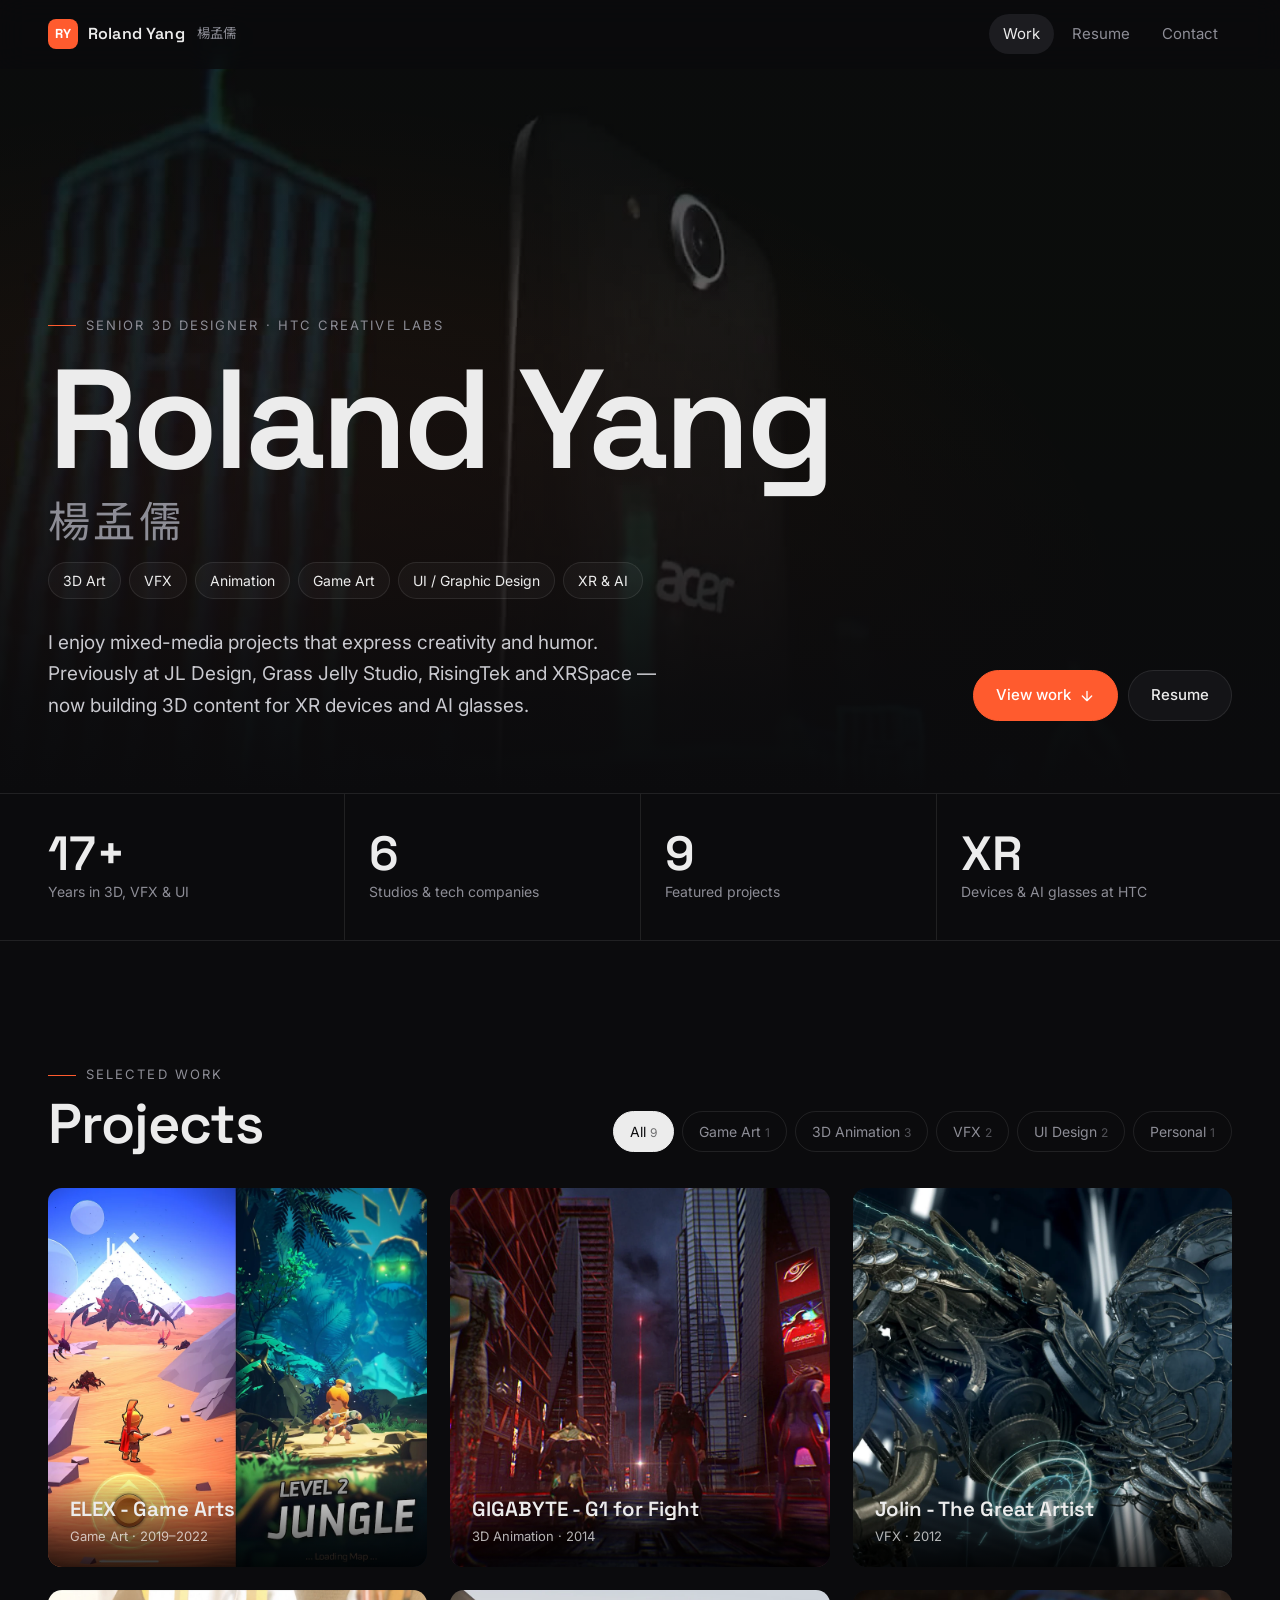
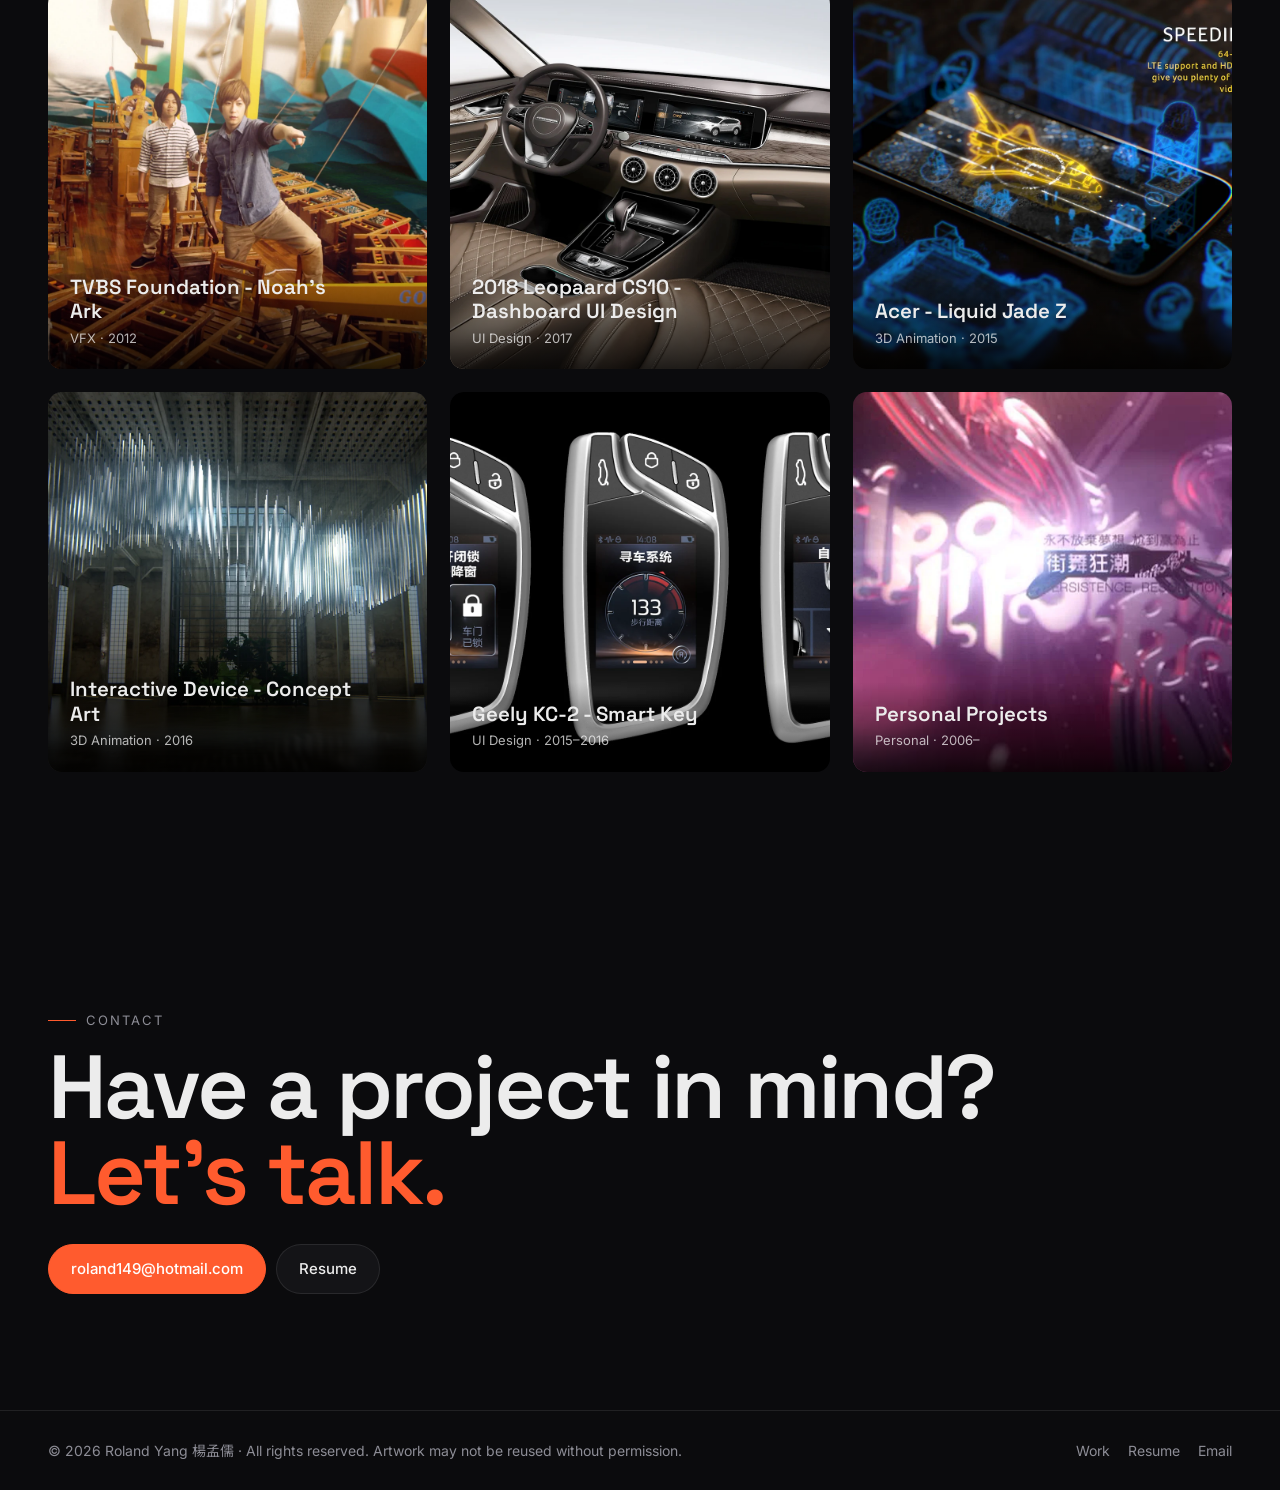
<file: index.html>
<!doctype html>
<html lang="en">
<head>
  <meta charset="utf-8">
  <meta name="viewport" content="width=device-width, initial-scale=1">
  <title>Roland Yang — 3D, VFX &amp; UI Designer</title>
  <meta name="description" content="Portfolio of Roland Yang (楊孟儒), Senior 3D Designer at HTC Creative Labs — 3D art, VFX, animation, game art and UI design.">
  <meta property="og:title" content="Roland Yang — 3D, VFX & UI Designer">
  <meta property="og:description" content="Senior 3D Designer at HTC Creative Labs. 3D art, VFX, animation, game art and UI design.">
  <meta property="og:image" content="https://rolandyang.com/assets/img/og.jpg">
  <meta property="og:type" content="website">
  <meta name="twitter:card" content="summary_large_image">
  <meta name="theme-color" content="#0b0b0d">
  <link rel="icon" href="data:image/svg+xml,%3Csvg xmlns='http://www.w3.org/2000/svg' viewBox='0 0 32 32'%3E%3Crect width='32' height='32' rx='8' fill='%23ff5b2e'/%3E%3Ctext x='16' y='21.5' text-anchor='middle' font-family='Arial,sans-serif' font-weight='700' font-size='14' fill='white'%3ERY%3C/text%3E%3C/svg%3E">
  <link rel="preconnect" href="https://fonts.googleapis.com">
  <link rel="preconnect" href="https://fonts.gstatic.com" crossorigin>
  <link rel="stylesheet" href="https://fonts.googleapis.com/css2?family=Inter:wght@400;500;600&family=Noto+Sans+TC:wght@400;500&family=Space+Grotesk:wght@400;500;600;700&display=swap">
  <link rel="stylesheet" href="css/style.css">
</head>
<body>
  <header class="site-header">
    <div class="wrap">
      <a class="brand" href="index.html"><span class="brand-mark">RY</span>Roland Yang <small>楊孟儒</small></a>
      <nav class="nav" aria-label="Main">
        <a href="index.html#work" class="active">Work</a>
        <a href="resume.html">Resume</a>
        <a href="#contact">Contact</a>
      </nav>
    </div>
  </header>

  <main>
    <section class="hero">
      <div class="hero-media" aria-hidden="true">
        <video id="reel" autoplay muted loop playsinline preload="auto" poster="assets/img/reel-poster.jpg">
          <source src="assets/img/reel.mp4" type="video/mp4">
        </video>
      </div>
      <div class="wrap">
        <div class="eyebrow">Senior 3D Designer · HTC Creative Labs</div>
        <h1>Roland Yang<span class="zh">楊孟儒</span></h1>
        <div class="roles">
          <span class="chip">3D Art</span><span class="chip">VFX</span><span class="chip">Animation</span>
          <span class="chip">Game Art</span><span class="chip">UI / Graphic Design</span><span class="chip">XR &amp; AI</span>
        </div>
        <div class="hero-bottom">
          <p class="lead">I enjoy mixed-media projects that express creativity and humor. Previously at JL Design, Grass Jelly Studio, RisingTek and XRSpace — now building 3D content for XR devices and AI glasses.</p>
          <div class="cta">
            <a class="btn primary" href="#work">View work
              <svg viewBox="0 0 24 24" fill="none" stroke="currentColor" stroke-width="2" stroke-linecap="round" stroke-linejoin="round"><path d="M12 5v14M19 12l-7 7-7-7"/></svg></a>
            <a class="btn" href="resume.html">Resume</a>
          </div>
        </div>
      </div>
    </section>

    <section class="strip" aria-label="At a glance">
      <div class="wrap">
        <div class="stat"><b>17+</b><span>Years in 3D, VFX &amp; UI</span></div>
        <div class="stat"><b>6</b><span>Studios &amp; tech companies</span></div>
        <div class="stat"><b>9</b><span>Featured projects</span></div>
        <div class="stat"><b>XR</b><span>Devices &amp; AI glasses at HTC</span></div>
      </div>
    </section>

    <section class="section" id="work">
      <div class="wrap">
        <div class="section-head">
          <div>
            <div class="eyebrow">Selected work</div>
            <h2>Projects</h2>
          </div>
          <div class="filters" id="filters" role="toolbar" aria-label="Filter projects"></div>
        </div>
        <div class="grid" id="grid"></div>
      </div>
    </section>

    <section class="section contact-band" id="contact">
      <div class="wrap">
        <div class="eyebrow">Contact</div>
        <h2>Have a project in mind?<br><a href="index.html#contact" data-u="roland149" data-d="hotmail.com">Let’s talk.</a></h2>
        <div class="cta">
          <a class="btn primary" href="index.html#contact" data-u="roland149" data-d="hotmail.com" data-show>roland149 [at] hotmail.com</a>
          <a class="btn" href="resume.html">Resume</a>
        </div>
      </div>
    </section>
  </main>

  <footer class="site-footer">
    <div class="wrap">
      <span>© <span id="year">2026</span> Roland Yang 楊孟儒 · All rights reserved. Artwork may not be reused without permission.</span>
      <nav><a href="index.html#work">Work</a><a href="resume.html">Resume</a><a href="index.html#contact" data-u="roland149" data-d="hotmail.com">Email</a></nav>
    </div>
  </footer>

  <script src="js/data.js"></script>
  <script src="js/app.js"></script>
</body>
</html>
</file>
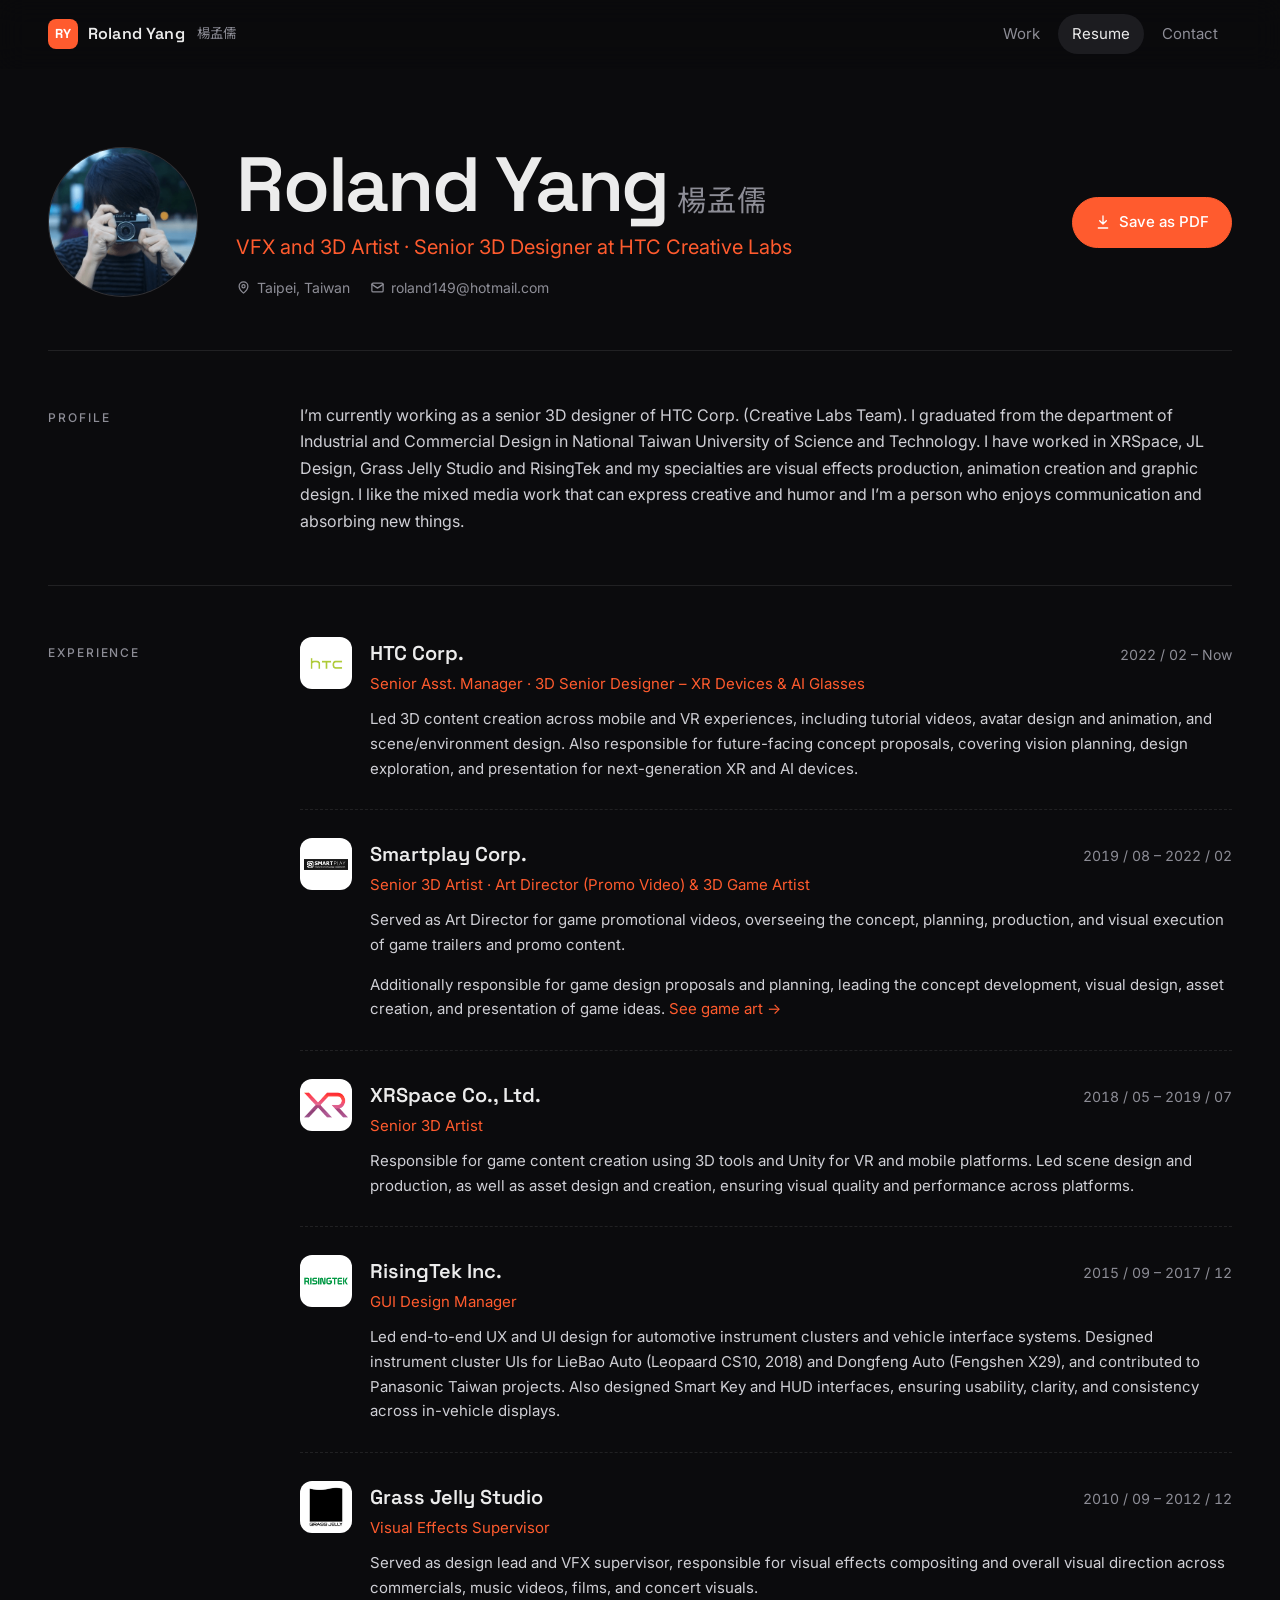
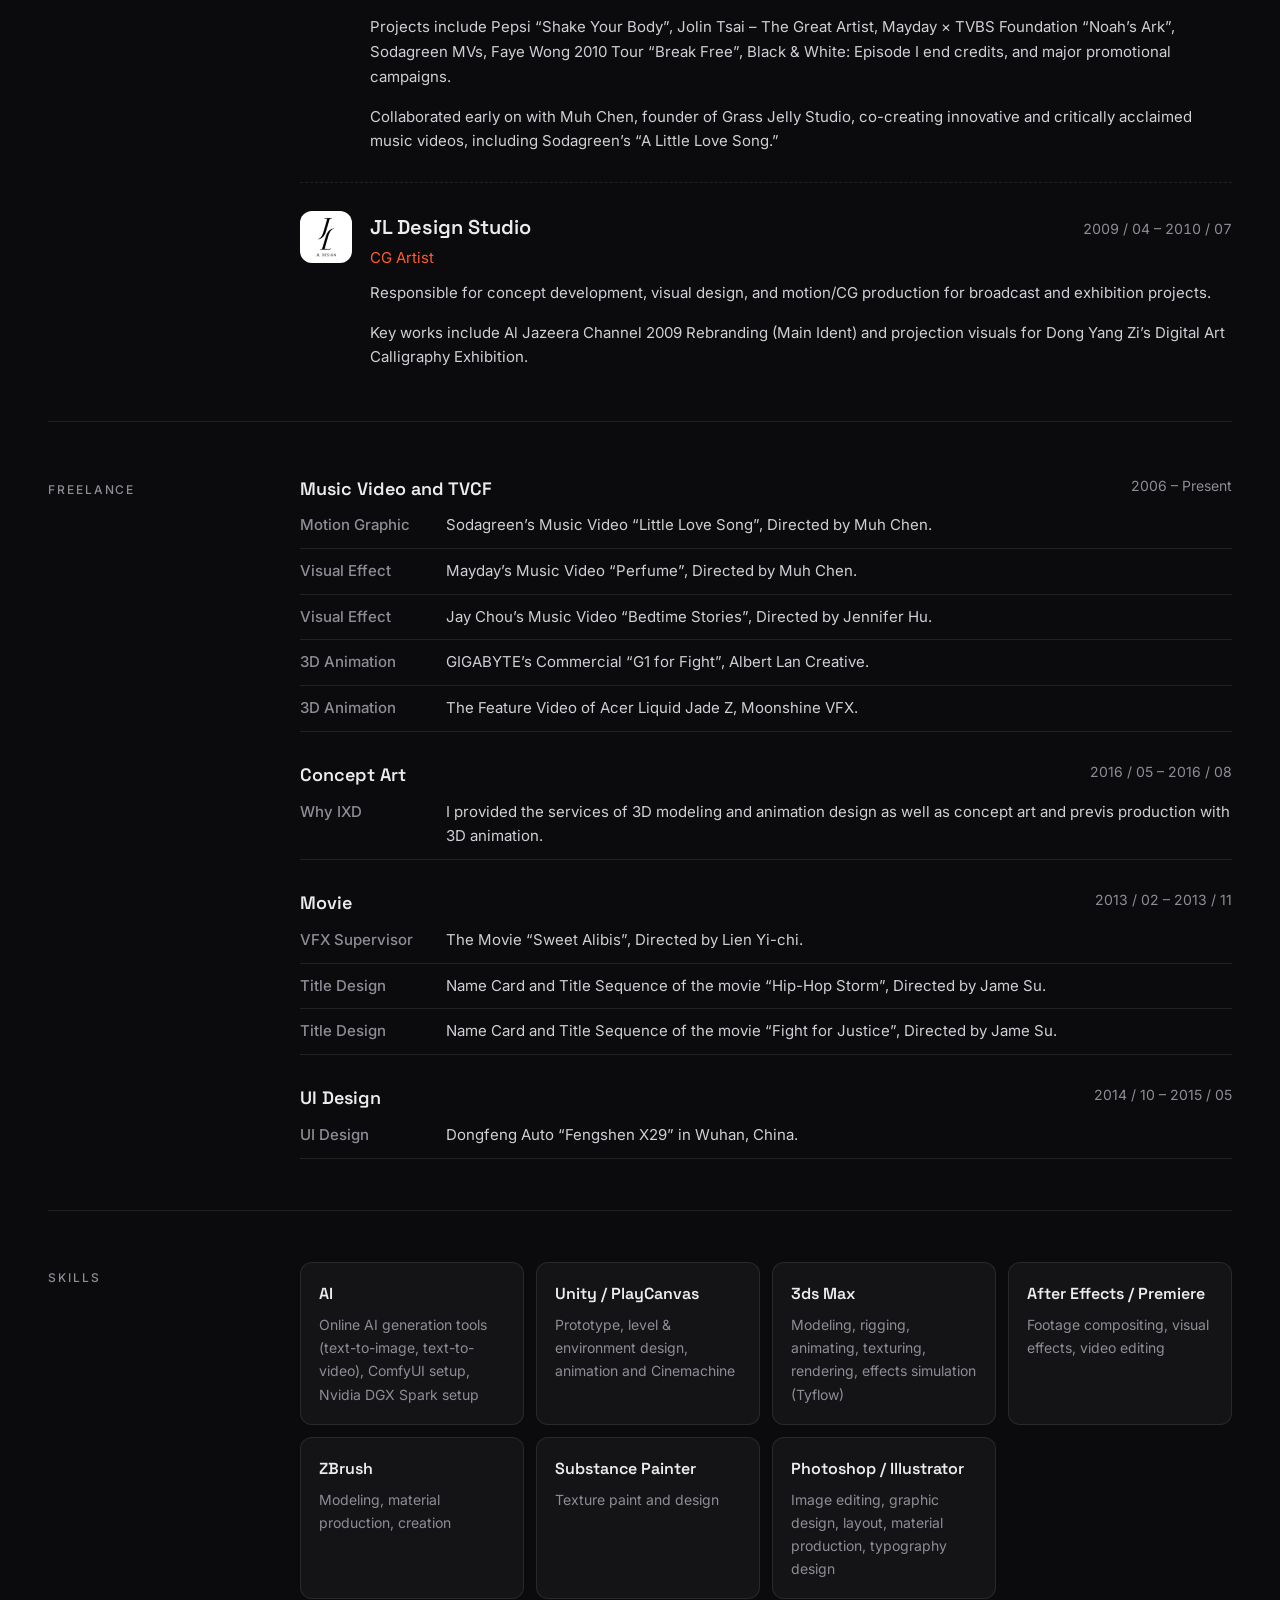
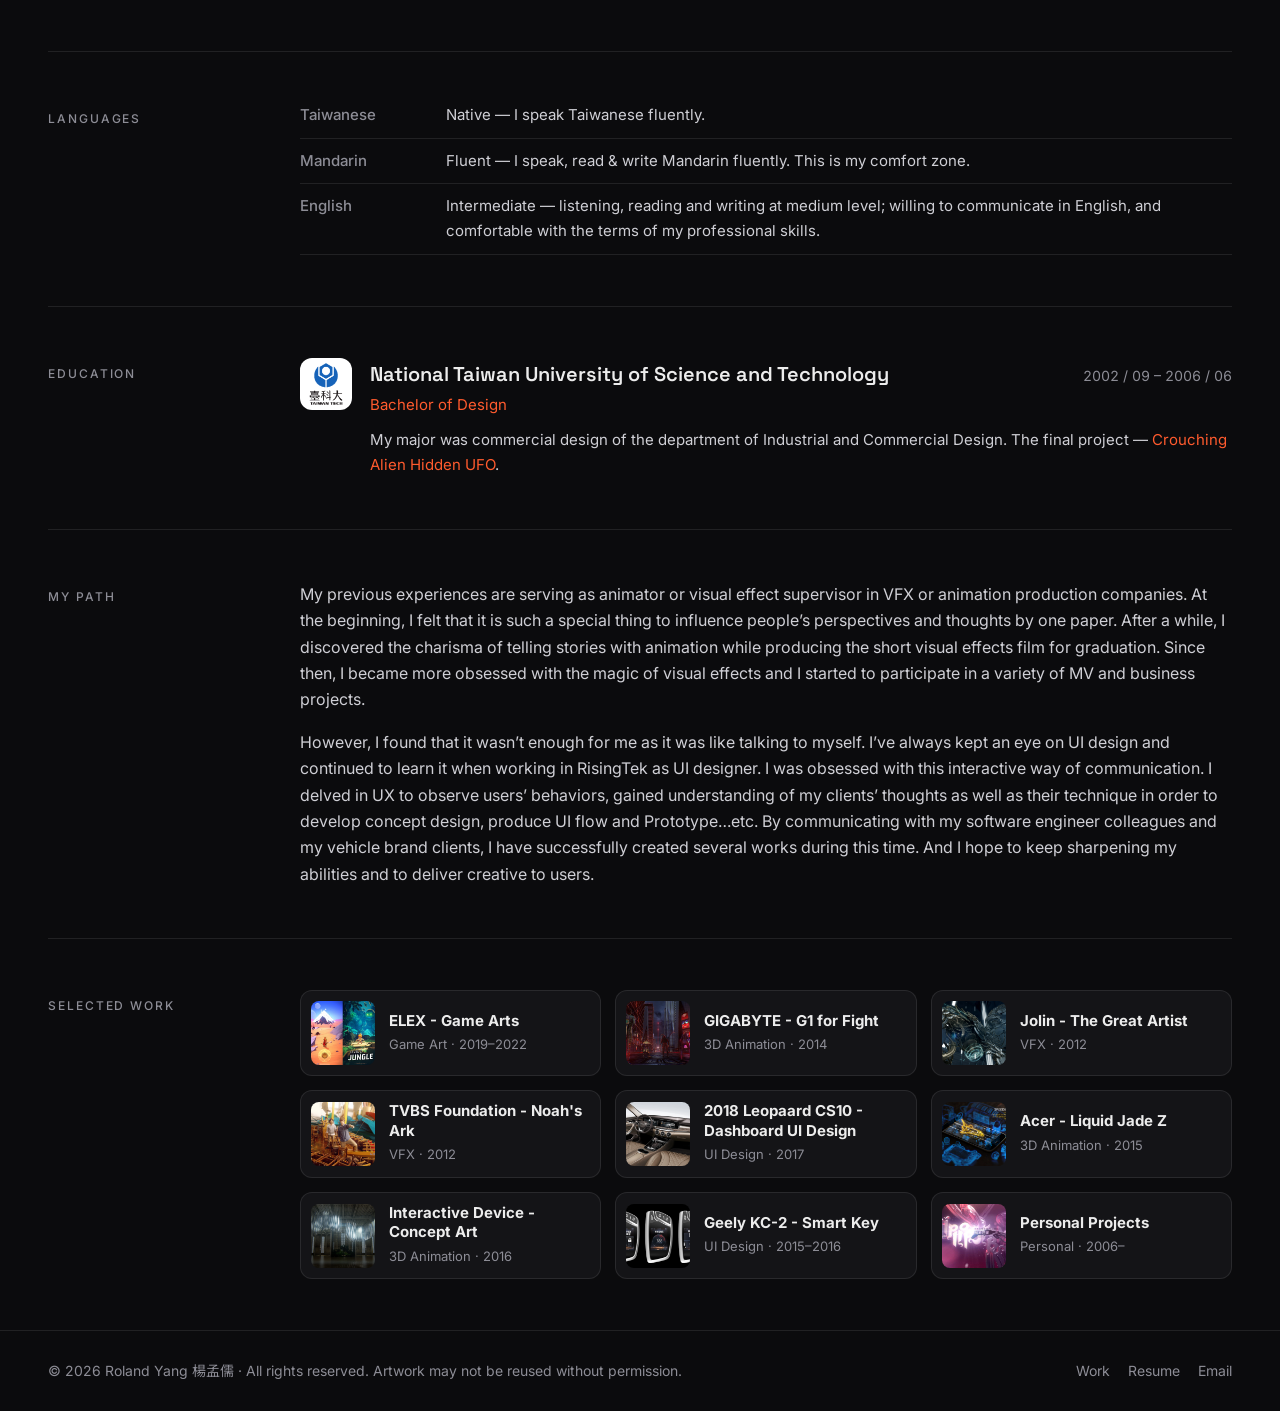
<file: resume.html>
<!doctype html>
<html lang="en">
<head>
  <meta charset="utf-8">
  <meta name="viewport" content="width=device-width, initial-scale=1">
  <title>Resume — Roland Yang</title>
  <meta name="description" content="Resume of Roland Yang (楊孟儒) — Senior 3D Designer at HTC Creative Labs. VFX, 3D, animation, game art and UI design.">
  <meta property="og:title" content="Roland Yang — Resume">
  <meta property="og:image" content="https://rolandyang.com/assets/img/og.jpg">
  <meta name="theme-color" content="#0b0b0d">
  <link rel="icon" href="data:image/svg+xml,%3Csvg xmlns='http://www.w3.org/2000/svg' viewBox='0 0 32 32'%3E%3Crect width='32' height='32' rx='8' fill='%23ff5b2e'/%3E%3Ctext x='16' y='21.5' text-anchor='middle' font-family='Arial,sans-serif' font-weight='700' font-size='14' fill='white'%3ERY%3C/text%3E%3C/svg%3E">
  <link rel="preconnect" href="https://fonts.googleapis.com">
  <link rel="preconnect" href="https://fonts.gstatic.com" crossorigin>
  <link rel="stylesheet" href="https://fonts.googleapis.com/css2?family=Inter:wght@400;500;600&family=Noto+Sans+TC:wght@400;500&family=Space+Grotesk:wght@400;500;600;700&display=swap">
  <link rel="stylesheet" href="css/style.css">
</head>
<body>
  <header class="site-header">
    <div class="wrap">
      <a class="brand" href="index.html"><span class="brand-mark">RY</span>Roland Yang <small>楊孟儒</small></a>
      <nav class="nav" aria-label="Main">
        <a href="index.html#work">Work</a>
        <a href="resume.html" class="active">Resume</a>
        <a href="index.html#contact">Contact</a>
      </nav>
    </div>
  </header>

  <main class="wrap">
    <section class="resume-top">
      <img class="avatar" src="assets/img/profile.webp" alt="Roland Yang" style="object-position:50% 40%">
      <div>
        <h1>Roland Yang<small>楊孟儒</small></h1>
        <p class="headline">VFX and 3D Artist · Senior 3D Designer at HTC Creative Labs</p>
        <ul class="contact-list">
          <li><svg viewBox="0 0 24 24" fill="none" stroke="currentColor" stroke-width="2" stroke-linecap="round" stroke-linejoin="round"><path d="M12 21s-7-5.5-7-11a7 7 0 0 1 14 0c0 5.5-7 11-7 11z"/><circle cx="12" cy="10" r="2.5"/></svg>Taipei, Taiwan</li>
          <li><svg viewBox="0 0 24 24" fill="none" stroke="currentColor" stroke-width="2" stroke-linecap="round" stroke-linejoin="round"><rect x="3" y="5" width="18" height="14" rx="2"/><path d="M3 7l9 6 9-6"/></svg><a href="index.html#contact" data-u="roland149" data-d="hotmail.com" data-show>roland149 [at] hotmail.com</a></li>
        </ul>
      </div>
      <div class="actions cta no-print">
        <button class="btn primary" type="button" data-print>
          <svg viewBox="0 0 24 24" fill="none" stroke="currentColor" stroke-width="2" stroke-linecap="round" stroke-linejoin="round"><path d="M12 3v12M7 10l5 5 5-5M5 21h14"/></svg>
          Save as PDF</button>
      </div>
    </section>

    <section class="rs reveal">
      <h2>Profile</h2>
      <div>
        <p>I’m currently working as a senior 3D designer of HTC Corp. (Creative Labs Team). I graduated from the department of Industrial and Commercial Design in National Taiwan University of Science and Technology. I have worked in XRSpace, JL Design, Grass Jelly Studio and RisingTek and my specialties are visual effects production, animation creation and graphic design. I like the mixed media work that can express creative and humor and I’m a person who enjoys communication and absorbing new things.</p>
      </div>
    </section>

    <section class="rs reveal">
      <h2>Experience</h2>
      <div>
        <article class="job">
          <img class="logo" src="assets/img/logos/htc.webp" alt="HTC" loading="lazy">
          <div>
            <div class="job-head"><h3><a href="https://www.htc.com/tw/" target="_blank" rel="noopener">HTC Corp.</a></h3><span class="when">2022 / 02 – Now</span></div>
            <div class="role">Senior Asst. Manager · 3D Senior Designer – XR Devices &amp; AI Glasses</div>
            <p>Led 3D content creation across mobile and VR experiences, including tutorial videos, avatar design and animation, and scene/environment design. Also responsible for future-facing concept proposals, covering vision planning, design exploration, and presentation for next-generation XR and AI devices.</p>
          </div>
        </article>
        <article class="job">
          <img class="logo" src="assets/img/logos/smartplay.webp" alt="Smartplay" loading="lazy">
          <div>
            <div class="job-head"><h3><a href="https://smartplay.com.tw/" target="_blank" rel="noopener">Smartplay Corp.</a></h3><span class="when">2019 / 08 – 2022 / 02</span></div>
            <div class="role">Senior 3D Artist · Art Director (Promo Video) &amp; 3D Game Artist</div>
            <p>Served as Art Director for game promotional videos, overseeing the concept, planning, production, and visual execution of game trailers and promo content.</p>
            <p>Additionally responsible for game design proposals and planning, leading the concept development, visual design, asset creation, and presentation of game ideas. <a href="project.html?p=game-arts" style="color:var(--accent)">See game art →</a></p>
          </div>
        </article>
        <article class="job">
          <img class="logo" src="assets/img/logos/xrspace.webp" alt="XRSpace" loading="lazy">
          <div>
            <div class="job-head"><h3><a href="https://www.xrspace.io/" target="_blank" rel="noopener">XRSpace Co., Ltd.</a></h3><span class="when">2018 / 05 – 2019 / 07</span></div>
            <div class="role">Senior 3D Artist</div>
            <p>Responsible for game content creation using 3D tools and Unity for VR and mobile platforms. Led scene design and production, as well as asset design and creation, ensuring visual quality and performance across platforms.</p>
          </div>
        </article>
        <article class="job">
          <img class="logo" src="assets/img/logos/risingtek.webp" alt="RisingTek" loading="lazy">
          <div>
            <div class="job-head"><h3><a href="http://www.risingtek.com.tw/" target="_blank" rel="noopener">RisingTek Inc.</a></h3><span class="when">2015 / 09 – 2017 / 12</span></div>
            <div class="role">GUI Design Manager</div>
            <p>Led end-to-end UX and UI design for automotive instrument clusters and vehicle interface systems. Designed instrument cluster UIs for LieBao Auto (Leopaard CS10, 2018) and Dongfeng Auto (Fengshen X29), and contributed to Panasonic Taiwan projects. Also designed Smart Key and HUD interfaces, ensuring usability, clarity, and consistency across in-vehicle displays.</p>
          </div>
        </article>
        <article class="job">
          <img class="logo" src="assets/img/logos/grassjelly.webp" alt="Grass Jelly Studio" loading="lazy">
          <div>
            <div class="job-head"><h3><a href="https://www.grassjelly.tv/" target="_blank" rel="noopener">Grass Jelly Studio</a></h3><span class="when">2010 / 09 – 2012 / 12</span></div>
            <div class="role">Visual Effects Supervisor</div>
            <p>Served as design lead and VFX supervisor, responsible for visual effects compositing and overall visual direction across commercials, music videos, films, and concert visuals.</p>
            <p>Projects include Pepsi “Shake Your Body”, Jolin Tsai – The Great Artist, Mayday × TVBS Foundation “Noah’s Ark”, Sodagreen MVs, Faye Wong 2010 Tour “Break Free”, Black &amp; White: Episode I end credits, and major promotional campaigns.</p>
            <p>Collaborated early on with Muh Chen, founder of Grass Jelly Studio, co-creating innovative and critically acclaimed music videos, including Sodagreen’s “A Little Love Song.”</p>
          </div>
        </article>
        <article class="job">
          <img class="logo" src="assets/img/logos/jldesign.webp" alt="JL Design" loading="lazy">
          <div>
            <div class="job-head"><h3><a href="https://jl.design/" target="_blank" rel="noopener">JL Design Studio</a></h3><span class="when">2009 / 04 – 2010 / 07</span></div>
            <div class="role">CG Artist</div>
            <p>Responsible for concept development, visual design, and motion/CG production for broadcast and exhibition projects.</p>
            <p>Key works include Al Jazeera Channel 2009 Rebranding (Main Ident) and projection visuals for Dong Yang Zi’s Digital Art Calligraphy Exhibition.</p>
          </div>
        </article>
      </div>
    </section>

    <section class="rs reveal">
      <h2>Freelance</h2>
      <div>
        <h3 class="sub-h">Music Video and TVCF <span>2006 – Present</span></h3>
        <ul class="list-clean">
          <li><b>Motion Graphic</b><span>Sodagreen’s Music Video “Little Love Song”, Directed by Muh Chen.</span></li>
          <li><b>Visual Effect</b><span>Mayday’s Music Video “Perfume”, Directed by Muh Chen.</span></li>
          <li><b>Visual Effect</b><span>Jay Chou’s Music Video “Bedtime Stories”, Directed by Jennifer Hu.</span></li>
          <li><b>3D Animation</b><span>GIGABYTE’s Commercial “G1 for Fight”, Albert Lan Creative.</span></li>
          <li><b>3D Animation</b><span>The Feature Video of Acer Liquid Jade Z, Moonshine VFX.</span></li>
        </ul>
        <h3 class="sub-h">Concept Art <span>2016 / 05 – 2016 / 08</span></h3>
        <ul class="list-clean">
          <li><b>Why IXD</b><span>I provided the services of 3D modeling and animation design as well as concept art and previs production with 3D animation.</span></li>
        </ul>
        <h3 class="sub-h">Movie <span>2013 / 02 – 2013 / 11</span></h3>
        <ul class="list-clean">
          <li><b>VFX Supervisor</b><span>The Movie “Sweet Alibis”, Directed by Lien Yi-chi.</span></li>
          <li><b>Title Design</b><span>Name Card and Title Sequence of the movie “Hip-Hop Storm”, Directed by Jame Su.</span></li>
          <li><b>Title Design</b><span>Name Card and Title Sequence of the movie “Fight for Justice”, Directed by Jame Su.</span></li>
        </ul>
        <h3 class="sub-h">UI Design <span>2014 / 10 – 2015 / 05</span></h3>
        <ul class="list-clean">
          <li><b>UI Design</b><span>Dongfeng Auto “Fengshen X29” in Wuhan, China.</span></li>
        </ul>
      </div>
    </section>

    <section class="rs reveal">
      <h2>Skills</h2>
      <div class="skills">
        <div class="skill"><h3>AI</h3><p>Online AI generation tools (text-to-image, text-to-video), ComfyUI setup, Nvidia DGX Spark setup</p></div>
        <div class="skill"><h3>Unity / PlayCanvas</h3><p>Prototype, level &amp; environment design, animation and Cinemachine</p></div>
        <div class="skill"><h3>3ds Max</h3><p>Modeling, rigging, animating, texturing, rendering, effects simulation (Tyflow)</p></div>
        <div class="skill"><h3>After Effects / Premiere</h3><p>Footage compositing, visual effects, video editing</p></div>
        <div class="skill"><h3>ZBrush</h3><p>Modeling, material production, creation</p></div>
        <div class="skill"><h3>Substance Painter</h3><p>Texture paint and design</p></div>
        <div class="skill"><h3>Photoshop / Illustrator</h3><p>Image editing, graphic design, layout, material production, typography design</p></div>
      </div>
    </section>

    <section class="rs reveal">
      <h2>Languages</h2>
      <ul class="list-clean">
        <li><b>Taiwanese</b><span>Native — I speak Taiwanese fluently.</span></li>
        <li><b>Mandarin</b><span>Fluent — I speak, read &amp; write Mandarin fluently. This is my comfort zone.</span></li>
        <li><b>English</b><span>Intermediate — listening, reading and writing at medium level; willing to communicate in English, and comfortable with the terms of my professional skills.</span></li>
      </ul>
    </section>

    <section class="rs reveal">
      <h2>Education</h2>
      <article class="job">
        <img class="logo" src="assets/img/logos/ntust.webp" alt="NTUST" loading="lazy">
        <div>
          <div class="job-head"><h3>National Taiwan University of Science and Technology</h3><span class="when">2002 / 09 – 2006 / 06</span></div>
          <div class="role">Bachelor of Design</div>
          <p>My major was commercial design of the department of Industrial and Commercial Design. The final project — <a href="https://youtu.be/2fIziHcg4rs" target="_blank" rel="noopener" style="color:var(--accent)">Crouching Alien Hidden UFO</a>.</p>
        </div>
      </article>
    </section>

    <section class="rs reveal">
      <h2>My path</h2>
      <div>
        <p>My previous experiences are serving as animator or visual effect supervisor in VFX or animation production companies. At the beginning, I felt that it is such a special thing to influence people’s perspectives and thoughts by one paper. After a while, I discovered the charisma of telling stories with animation while producing the short visual effects film for graduation. Since then, I became more obsessed with the magic of visual effects and I started to participate in a variety of MV and business projects.</p>
        <p>However, I found that it wasn’t enough for me as it was like talking to myself. I’ve always kept an eye on UI design and continued to learn it when working in RisingTek as UI designer. I was obsessed with this interactive way of communication. I delved in UX to observe users’ behaviors, gained understanding of my clients’ thoughts as well as their technique in order to develop concept design, produce UI flow and Prototype…etc. By communicating with my software engineer colleagues and my vehicle brand clients, I have successfully created several works during this time. And I hope to keep sharpening my abilities and to deliver creative to users.</p>
      </div>
    </section>

    <section class="rs reveal no-print">
      <h2>Selected work</h2>
      <div class="works" id="resume-works"></div>
    </section>
  </main>

  <footer class="site-footer">
    <div class="wrap">
      <span>© <span id="year">2026</span> Roland Yang 楊孟儒 · All rights reserved. Artwork may not be reused without permission.</span>
      <nav><a href="index.html#work">Work</a><a href="resume.html">Resume</a><a href="index.html#contact" data-u="roland149" data-d="hotmail.com">Email</a></nav>
    </div>
  </footer>

  <script src="js/data.js"></script>
  <script src="js/app.js"></script>
</body>
</html>
</file>
<file: css/style.css>
/* ==========================================================
   Roland Yang — Portfolio
   ========================================================== */
:root {
  --bg: #0b0b0d;
  --surface: #141417;
  --surface-2: #1c1c20;
  --line: rgba(255, 255, 255, 0.09);
  --text: #ececec;
  --muted: #8d8d96;
  --accent: #ff5b2e;
  --accent-soft: rgba(255, 91, 46, 0.14);
  --radius: 14px;
  --maxw: 1320px;
  --gutter: clamp(16px, 4vw, 48px);
  --font-display: "Space Grotesk", "Noto Sans TC", system-ui, sans-serif;
  --font-body: "Inter", "Noto Sans TC", system-ui, -apple-system, "Segoe UI", sans-serif;
  color-scheme: dark;
}

*, *::before, *::after { box-sizing: border-box; }
html { -webkit-text-size-adjust: 100%; scroll-behavior: smooth; }
body {
  margin: 0;
  background: var(--bg);
  color: var(--text);
  font-family: var(--font-body);
  font-size: 16px;
  line-height: 1.65;
  -webkit-font-smoothing: antialiased;
  overflow-x: hidden;
}
img, video { display: block; max-width: 100%; }
a { color: inherit; text-decoration: none; }
button { font: inherit; color: inherit; }
::selection { background: var(--accent); color: #fff; }
:focus-visible { outline: 2px solid var(--accent); outline-offset: 3px; border-radius: 4px; }

.wrap { max-width: var(--maxw); margin: 0 auto; padding: 0 var(--gutter); }

/* ---------- Header ---------- */
.site-header {
  position: sticky; top: 0; z-index: 50;
  backdrop-filter: blur(14px) saturate(140%);
  -webkit-backdrop-filter: blur(14px) saturate(140%);
  background: rgba(11, 11, 13, 0.72);
  border-bottom: 1px solid transparent;
  transition: border-color .3s;
}
.site-header.scrolled { border-bottom-color: var(--line); }
.site-header .wrap { display: flex; align-items: center; justify-content: space-between; height: 68px; gap: 16px; }
.brand { display: flex; align-items: center; gap: 10px; font-family: var(--font-display); font-weight: 600; letter-spacing: .01em; white-space: nowrap; }
.brand-mark {
  width: 30px; height: 30px; border-radius: 8px; background: var(--accent);
  display: grid; place-items: center; color: #fff; font-size: 13px; font-weight: 700;
}
.brand small { color: var(--muted); font-weight: 400; margin-left: 2px; }
.nav { display: flex; gap: 4px; }
.nav a {
  padding: 8px 14px; border-radius: 999px; color: var(--muted); font-size: 15px;
  transition: color .2s, background .2s;
}
.nav a:hover { color: var(--text); }
.nav a.active { color: var(--text); background: var(--surface-2); }

/* ---------- Hero ---------- */
.hero { position: relative; min-height: min(88vh, 860px); display: flex; align-items: flex-end; overflow: hidden; margin-top: -68px; padding-top: 68px; }
.hero-media { position: absolute; inset: 0; z-index: -1; }
.hero-media video, .hero-media img { width: 100%; height: 100%; object-fit: cover; opacity: .42; }
.hero-media::after {
  content: ""; position: absolute; inset: 0;
  background:
    linear-gradient(180deg, rgba(11,11,13,.55) 0%, rgba(11,11,13,.15) 40%, rgba(11,11,13,.92) 88%, var(--bg) 100%),
    radial-gradient(ellipse at 20% 80%, rgba(255,91,46,.12), transparent 60%);
}
.hero .wrap { width: 100%; padding-bottom: clamp(48px, 8vh, 96px); }
.eyebrow {
  display: inline-flex; align-items: center; gap: 10px;
  font-size: 13px; letter-spacing: .16em; text-transform: uppercase; color: var(--muted);
}
.eyebrow::before { content: ""; width: 28px; height: 1px; background: var(--accent); }
.hero h1 {
  font-family: var(--font-display); font-weight: 600;
  font-size: clamp(56px, 11vw, 168px); line-height: .92; letter-spacing: -.035em;
  margin: 18px 0 20px;
}
.hero h1 .zh { display: block; font-size: .3em; letter-spacing: .08em; color: var(--muted); font-weight: 400; margin-top: .45em; }
.roles { display: flex; flex-wrap: wrap; gap: 8px; margin-bottom: 28px; }
.chip {
  display: inline-flex; align-items: center; padding: 6px 14px; border-radius: 999px;
  border: 1px solid var(--line); background: rgba(255,255,255,.03); font-size: 14px; color: var(--text);
}
.hero-bottom { display: grid; grid-template-columns: minmax(0, 620px) auto; gap: 32px; align-items: end; justify-content: space-between; }
.hero p.lead { font-size: clamp(16px, 1.6vw, 19px); color: #c9c9cf; margin: 0; max-width: 620px; }
.cta { display: flex; gap: 10px; flex-wrap: wrap; }
.btn {
  display: inline-flex; align-items: center; gap: 8px; padding: 12px 22px; border-radius: 999px;
  border: 1px solid var(--line); background: var(--surface); font-weight: 500; font-size: 15px;
  transition: transform .2s, background .2s, border-color .2s; cursor: pointer;
}
.btn:hover { transform: translateY(-2px); border-color: rgba(255,255,255,.22); }
.btn.primary { background: var(--accent); border-color: var(--accent); color: #fff; }
.btn.primary:hover { background: #ff6d44; }
.btn svg { width: 16px; height: 16px; }

/* ---------- Work grid ---------- */
.section { padding: clamp(56px, 9vw, 120px) 0; }
.section-head { display: flex; align-items: end; justify-content: space-between; gap: 24px; flex-wrap: wrap; margin-bottom: 36px; }
.section-head h2 { font-family: var(--font-display); font-size: clamp(32px, 4.4vw, 56px); line-height: 1; letter-spacing: -.02em; margin: 10px 0 0; font-weight: 600; }
.filters { display: flex; flex-wrap: wrap; gap: 8px; }
.filters button {
  padding: 8px 16px; border-radius: 999px; border: 1px solid var(--line); background: transparent;
  color: var(--muted); font-size: 14px; cursor: pointer; transition: all .2s;
}
.filters button:hover { color: var(--text); border-color: rgba(255,255,255,.2); }
.filters button[aria-pressed="true"] { background: var(--text); color: var(--bg); border-color: var(--text); }
.filters .count { opacity: .55; margin-left: 4px; font-size: 12px; }

.grid { display: grid; grid-template-columns: repeat(3, minmax(0, 1fr)); gap: clamp(14px, 1.8vw, 24px); }
.card { position: relative; display: block; border-radius: var(--radius); overflow: hidden; background: var(--surface); isolation: isolate; }
.card.hidden { display: none; }
.card .thumb { aspect-ratio: 1 / 1; overflow: hidden; }
.card .thumb img { width: 100%; height: 100%; object-fit: cover; transition: transform .7s cubic-bezier(.2,.7,.2,1), filter .5s; }
.card:hover .thumb img { transform: scale(1.05); filter: brightness(.7); }
.card .info {
  position: absolute; left: 0; right: 0; bottom: 0; padding: 20px 22px;
  background: linear-gradient(180deg, transparent, rgba(0,0,0,.82));
  display: flex; justify-content: space-between; align-items: end; gap: 12px;
}
.card h3 { margin: 0; font-family: var(--font-display); font-weight: 600; font-size: clamp(18px, 1.6vw, 22px); line-height: 1.2; }
.card .meta { font-size: 13px; color: rgba(255,255,255,.7); margin-top: 4px; }
.card .arrow {
  flex: none; width: 38px; height: 38px; border-radius: 50%; display: grid; place-items: center;
  background: var(--accent); color: #fff; transform: translateY(10px) scale(.8); opacity: 0; transition: all .35s;
}
.card:hover .arrow { transform: none; opacity: 1; }
.card .arrow svg { width: 16px; height: 16px; }

/* ---------- Strip (skills / clients) ---------- */
.strip { border-top: 1px solid var(--line); border-bottom: 1px solid var(--line); }
.strip .wrap { display: grid; grid-template-columns: repeat(4, 1fr); }
.stat { padding: 36px 24px 36px 0; }
.stat + .stat { padding-left: 24px; border-left: 1px solid var(--line); }
.stat b { display: block; font-family: var(--font-display); font-size: clamp(32px, 4vw, 48px); font-weight: 600; line-height: 1; }
.stat span { color: var(--muted); font-size: 14px; }

/* ---------- Contact band ---------- */
.contact-band { text-align: left; }
.contact-band h2 { font-family: var(--font-display); font-size: clamp(40px, 7vw, 96px); line-height: .95; letter-spacing: -.03em; margin: 14px 0 28px; font-weight: 600; }
.contact-band h2 a { color: var(--accent); border-bottom: 2px solid transparent; transition: border-color .2s; }
.contact-band h2 a:hover { border-bottom-color: var(--accent); }

/* ---------- Footer ---------- */
.site-footer { border-top: 1px solid var(--line); padding: 28px 0; color: var(--muted); font-size: 14px; }
.site-footer .wrap { display: flex; justify-content: space-between; gap: 16px; flex-wrap: wrap; }
.site-footer nav { display: flex; gap: 18px; }
.site-footer a:hover { color: var(--text); }

/* ---------- Project page ---------- */
.project-hero { padding: clamp(40px, 7vw, 88px) 0 clamp(28px, 4vw, 48px); }
.back { display: flex; width: fit-content; align-items: center; gap: 8px; color: var(--muted); font-size: 14px; margin-bottom: 28px; }
.back:hover { color: var(--text); }
.back svg { width: 16px; height: 16px; }
.project-hero h1 { font-family: var(--font-display); font-size: clamp(38px, 6.2vw, 88px); line-height: 1; letter-spacing: -.03em; margin: 14px 0 0; font-weight: 600; }
.meta-grid {
  display: grid; grid-template-columns: repeat(auto-fit, minmax(170px, 1fr)); gap: 0;
  border-top: 1px solid var(--line); border-bottom: 1px solid var(--line); margin-top: clamp(28px, 4vw, 48px);
}
.meta-grid div { padding: 18px 20px 18px 0; }
.meta-grid div + div { padding-left: 20px; border-left: 1px solid var(--line); }
.meta-grid dt { font-size: 12px; text-transform: uppercase; letter-spacing: .14em; color: var(--muted); margin-bottom: 4px; }
.meta-grid dd { margin: 0; font-size: 15px; overflow-wrap: anywhere; }
.meta-grid dd a { color: var(--accent); }
.meta-grid dd a:hover { text-decoration: underline; }

.prose { max-width: 760px; }
.prose p { margin: 0 0 1.1em; color: #cfcfd5; }
.prose p:lang(zh-Hant) { line-height: 1.9; letter-spacing: .02em; }
.intro-text { padding: clamp(24px, 3vw, 40px) 0 0; display: grid; grid-template-columns: 220px minmax(0, 1fr); gap: 32px; }
.intro-text .label { font-size: 12px; text-transform: uppercase; letter-spacing: .14em; color: var(--muted); padding-top: 6px; }

.blocks { padding: clamp(24px, 4vw, 48px) 0 0; }
.blk { margin: 0 0 clamp(20px, 2.6vw, 32px); }
.blk-section { margin-top: clamp(56px, 7vw, 96px); padding-top: 28px; border-top: 1px solid var(--line); }
.blk-section h2 { font-family: var(--font-display); font-size: clamp(28px, 3.6vw, 44px); letter-spacing: -.02em; margin: 0 0 10px; font-weight: 600; line-height: 1.1; }
.blk-section p { margin: 0; color: var(--muted); max-width: 760px; }
.blk-label {
  margin-top: clamp(40px, 5vw, 72px);
  font-family: var(--font-display); font-size: clamp(20px, 2vw, 26px); font-weight: 600; letter-spacing: -.01em;
  display: flex; align-items: center; gap: 14px;
}
.blk-label::before { content: ""; width: 10px; height: 10px; border-radius: 3px; background: var(--accent); flex: none; }
.tags { display: flex; flex-wrap: wrap; gap: 8px; }
.tags .chip { font-size: 13px; }

.media { border-radius: var(--radius); overflow: hidden; background: var(--surface); position: relative; }
.media img, .media video { width: 100%; height: auto; }
.media img { cursor: zoom-in; }
figure { margin: 0; }
figcaption { color: var(--muted); font-size: 14px; margin-top: 12px; max-width: 900px; white-space: pre-line; }
.gallery { display: grid; gap: clamp(10px, 1.4vw, 18px); grid-template-columns: repeat(var(--cols, 3), minmax(0, 1fr)); align-items: start; }
.gallery .media { height: 100%; }
.gallery .media img, .gallery .media video { height: 100%; object-fit: cover; }

.credits { columns: 2 280px; column-gap: 48px; font-size: 14px; color: #bdbdc4; }
.credits div { break-inside: avoid; padding: 6px 0; border-bottom: 1px solid var(--line); display: flex; gap: 12px; }
.credits b { color: var(--muted); font-weight: 500; min-width: 140px; flex: none; }

.pager { display: grid; grid-template-columns: 1fr 1fr; gap: 16px; margin: clamp(64px, 9vw, 120px) 0 clamp(40px, 6vw, 80px); }
.pager a { display: block; padding: 24px; border-radius: var(--radius); border: 1px solid var(--line); background: var(--surface); transition: border-color .2s, transform .2s; }
.pager a:hover { border-color: rgba(255,255,255,.22); transform: translateY(-2px); }
.pager small { color: var(--muted); font-size: 12px; text-transform: uppercase; letter-spacing: .14em; }
.pager strong { display: block; font-family: var(--font-display); font-size: clamp(18px, 2vw, 24px); font-weight: 600; margin-top: 6px; }
.pager .next { text-align: right; }

/* ---------- Lightbox ---------- */
.lightbox {
  position: fixed; inset: 0; z-index: 100; background: rgba(5,5,6,.95);
  display: none; align-items: center; justify-content: center; padding: 56px 16px;
}
.lightbox.open { display: flex; }
.lightbox img { max-width: 100%; max-height: 100%; object-fit: contain; border-radius: 8px; }
.lightbox button {
  position: absolute; width: 48px; height: 48px; border-radius: 50%; border: 1px solid var(--line);
  background: rgba(20,20,23,.8); cursor: pointer; display: grid; place-items: center;
}
.lightbox button:hover { border-color: rgba(255,255,255,.3); }
.lightbox button svg { width: 20px; height: 20px; }
.lightbox .lb-close { top: 16px; right: 16px; }
.lightbox .lb-prev { left: 16px; top: 50%; transform: translateY(-50%); }
.lightbox .lb-next { right: 16px; top: 50%; transform: translateY(-50%); }
.lightbox .lb-count { position: absolute; bottom: 18px; left: 0; right: 0; text-align: center; color: var(--muted); font-size: 13px; }

/* ---------- Reveal ---------- */
.reveal { opacity: 0; transform: translateY(24px); transition: opacity .8s cubic-bezier(.2,.7,.2,1), transform .8s cubic-bezier(.2,.7,.2,1); }
.reveal.in { opacity: 1; transform: none; }
@media (prefers-reduced-motion: reduce) {
  .reveal { opacity: 1; transform: none; transition: none; }
  html { scroll-behavior: auto; }
}

/* ---------- Resume ---------- */
.resume-top { padding: clamp(40px, 6vw, 80px) 0 clamp(32px, 4vw, 56px); display: grid; grid-template-columns: auto minmax(0, 1fr) auto; gap: clamp(20px, 3vw, 40px); align-items: center; }
.avatar { width: clamp(96px, 12vw, 150px); aspect-ratio: 1; border-radius: 50%; object-fit: cover; background: var(--surface-2); border: 1px solid var(--line); }
.resume-top h1 { font-family: var(--font-display); font-size: clamp(40px, 6vw, 80px); line-height: 1; letter-spacing: -.03em; margin: 0; font-weight: 600; }
.resume-top h1 small { font-size: .38em; color: var(--muted); font-weight: 400; letter-spacing: .04em; margin-left: .3em; }
.resume-top .headline { font-size: clamp(16px, 1.6vw, 20px); color: var(--accent); margin: 8px 0 12px; }
.contact-list { display: flex; flex-wrap: wrap; gap: 8px 20px; color: var(--muted); font-size: 14px; list-style: none; padding: 0; margin: 0; }
.contact-list a:hover { color: var(--text); }
.contact-list li { display: inline-flex; align-items: center; gap: 6px; }
.contact-list svg { width: 15px; height: 15px; }

.rs { display: grid; grid-template-columns: 220px minmax(0, 1fr); gap: 32px; padding: clamp(32px, 4vw, 52px) 0; border-top: 1px solid var(--line); }
.rs > h2 { font-size: 12px; text-transform: uppercase; letter-spacing: .16em; color: var(--muted); font-weight: 500; margin: 6px 0 0; }
.rs p { margin: 0 0 1em; color: #cfcfd5; }
.rs p:last-child { margin-bottom: 0; }
.job { display: grid; grid-template-columns: 52px minmax(0, 1fr); gap: 18px; padding-bottom: 28px; }
.job + .job { padding-top: 28px; border-top: 1px dashed var(--line); }
.job:last-child { padding-bottom: 0; }
.logo { width: 52px; height: 52px; border-radius: 12px; background: #fff; object-fit: contain; padding: 4px; }
.job-head { display: flex; justify-content: space-between; gap: 6px 16px; flex-wrap: wrap; align-items: baseline; }
.job h3 { margin: 0; font-family: var(--font-display); font-size: 20px; font-weight: 600; }
.job h3 a:hover { color: var(--accent); }
.job .role { color: var(--accent); font-size: 15px; margin: 2px 0 10px; }
.job .when { color: var(--muted); font-size: 14px; font-variant-numeric: tabular-nums; white-space: nowrap; }
.job p { font-size: 15px; }
.list-clean { list-style: none; padding: 0; margin: 0; }
.list-clean li { padding: 10px 0; border-bottom: 1px solid var(--line); display: grid; grid-template-columns: 130px minmax(0, 1fr); gap: 16px; font-size: 15px; color: #cfcfd5; }
.list-clean li:first-child { padding-top: 0; }
.list-clean li b { color: var(--muted); font-weight: 500; }
.sub-h { font-family: var(--font-display); font-size: 18px; font-weight: 600; margin: 28px 0 10px; display: flex; justify-content: space-between; gap: 12px; flex-wrap: wrap; }
.sub-h:first-child { margin-top: 0; }
.sub-h span { color: var(--muted); font-size: 14px; font-weight: 400; font-family: var(--font-body); }
.skills { display: grid; grid-template-columns: repeat(auto-fill, minmax(220px, 1fr)); gap: 12px; }
.skill { padding: 18px; border-radius: 12px; background: var(--surface); border: 1px solid var(--line); }
.skill h3 { margin: 0 0 6px; font-size: 16px; font-family: var(--font-display); font-weight: 600; }
.skill p { margin: 0; font-size: 14px; color: var(--muted); }
.works { display: grid; grid-template-columns: repeat(auto-fill, minmax(240px, 1fr)); gap: 14px; }
.work-link { display: grid; grid-template-columns: 64px minmax(0,1fr); gap: 14px; align-items: center; padding: 10px; border-radius: 12px; border: 1px solid var(--line); background: var(--surface); transition: border-color .2s; }
.work-link:hover { border-color: rgba(255,255,255,.22); }
.work-link img { width: 64px; height: 64px; border-radius: 8px; object-fit: cover; }
.work-link strong { display: block; font-size: 15px; line-height: 1.3; }
.work-link span { font-size: 13px; color: var(--muted); }

/* ---------- Responsive ---------- */
@media (max-width: 1000px) {
  .grid { grid-template-columns: repeat(2, minmax(0, 1fr)); }
  .hero-bottom { grid-template-columns: 1fr; }
  .strip .wrap { grid-template-columns: repeat(2, 1fr); }
  .stat:nth-child(3) { padding-left: 0; border-left: 0; }
  .stat:nth-child(n+3) { border-top: 1px solid var(--line); }
}
@media (max-width: 760px) {
  .brand small { display: none; }
  .nav a { padding: 8px 10px; }
  .intro-text, .rs { grid-template-columns: 1fr; gap: 14px; }
  .gallery { grid-template-columns: repeat(min(var(--cols, 3), 2), minmax(0, 1fr)); }
  .resume-top { grid-template-columns: auto minmax(0, 1fr); }
  .resume-top .actions { grid-column: 1 / -1; }
  .meta-grid { grid-template-columns: 1fr 1fr; }
  .meta-grid div, .meta-grid div + div { padding: 14px 12px 14px 0; border-left: 0; }
  .meta-grid div:nth-child(even) { padding-left: 12px; border-left: 1px solid var(--line); }
  .list-clean li { grid-template-columns: 1fr; gap: 2px; }
  .credits b { min-width: 110px; }
}
@media (max-width: 520px) {
  .grid { grid-template-columns: 1fr; }
  .pager { grid-template-columns: 1fr; }
  .pager .next { text-align: left; }
  .card .arrow { opacity: 1; transform: none; }
  .job { grid-template-columns: 40px minmax(0, 1fr); gap: 14px; }
  .logo { width: 40px; height: 40px; border-radius: 9px; }
}

/* ---------- Print (resume PDF) ---------- */
@media print {
  @page { margin: 14mm 14mm; }
  :root { --bg: #fff; --text: #111; --muted: #666; --line: #ddd; --surface: #fff; --surface-2: #f3f3f3; color-scheme: light; }
  body { background: #fff; color: #111; font-size: 11pt; line-height: 1.5; }
  .site-header, .site-footer, .no-print, .contact-band { display: none !important; }
  .reveal { opacity: 1 !important; transform: none !important; }
  .rs p, .job p, .list-clean li, .credits { color: #222; }
  .rs { padding: 14pt 0; grid-template-columns: 120pt minmax(0, 1fr); gap: 16pt; break-inside: auto; }
  .job { break-inside: avoid; }
  .skill, .work-link { border-color: #ddd; break-inside: avoid; }
  .resume-top { padding: 0 0 14pt; }
  .resume-top h1 { font-size: 30pt; }
  a { color: inherit !important; }
  .works { display: none; }
}
</file>
